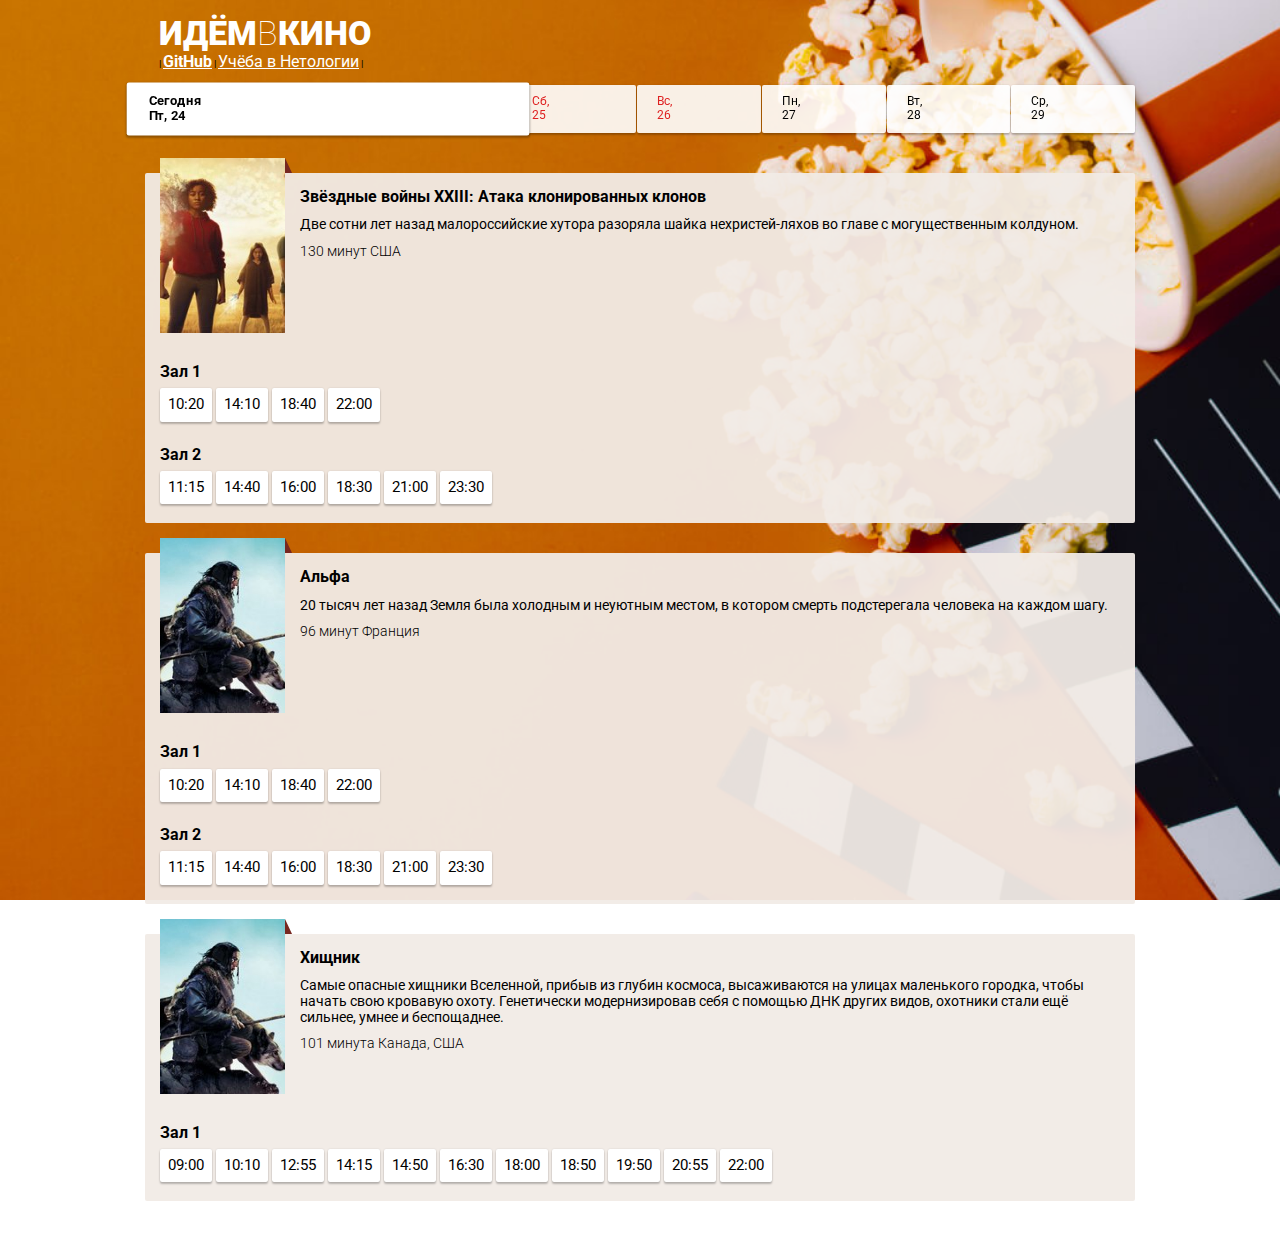
<file: client/index.html>
<!DOCTYPE html>
<html lang="ru">

<head>
  <meta charset="UTF-8">
  <meta name="viewport" content="width=device-width, initial-scale=1.0">
  <meta http-equiv="X-UA-Compatible" content="ie=edge">
  <title>ИдёмВКино</title>
  <link rel="stylesheet" href="css/normalize.css">
  <link rel="stylesheet" href="css/styles.css">
  <link href="https://fonts.googleapis.com/css?family=Roboto:100,300,400,500,700,900&amp;subset=cyrillic,cyrillic-ext,latin-ext" rel="stylesheet">
</head>

<body>
  <header class="page-header">
    <h1 class="page-header__title">Идём<span>в</span>кино</h1>
    | <a target="_blank" href="https://github.com/Diablolend/netology-learn"><b>GitHub</b></a> | 
    <a target="_blank" href="https://diablolend.github.io/netology-learn/">Учёба в Нетологии</a> |
  </header>
  
  <nav class="page-nav">
    <a class="page-nav__day page-nav__day_today page-nav__day_chosen" href="#">
      <span class="page-nav__day-week">Пн</span><span class="page-nav__day-number">31</span>
    </a>
    <a class="page-nav__day" href="#">
      <span class="page-nav__day-week">Вт</span><span class="page-nav__day-number">1</span>
    </a>
    <a class="page-nav__day" href="#">
      <span class="page-nav__day-week">Ср</span><span class="page-nav__day-number">2</span>
    </a>
    <a class="page-nav__day" href="#">
      <span class="page-nav__day-week">Чт</span><span class="page-nav__day-number">3</span>
    </a>
    <a class="page-nav__day" href="#">
      <span class="page-nav__day-week">Пт</span><span class="page-nav__day-number">4</span>
    </a>
    <a class="page-nav__day page-nav__day_weekend" href="#">
      <span class="page-nav__day-week">Сб</span><span class="page-nav__day-number">5</span>
    </a>
  </nav>
  
  <main>
    <section class="movie">
      <div class="movie__info">
        <div class="movie__poster">
          <img class="movie__poster-image" alt="Звёздные войны постер" src="i/poster1.jpg">
        </div>
        <div class="movie__description">
          <h2 class="movie__title">Звёздные войны XXIII: Атака клонированных клонов</h2>
          <p class="movie__synopsis">Две сотни лет назад малороссийские хутора разоряла шайка нехристей-ляхов во главе с могущественным колдуном.</p>
          <p class="movie__data">
            <span class="movie__data-duration">130 минут</span>
            <span class="movie__data-origin">США</span>
          </p>
        </div>
      </div>  
      
      <div class="movie-seances__hall">
        <h3 class="movie-seances__hall-title">Зал 1</h3>
        <ul class="movie-seances__list">
          <li class="movie-seances__time-block"><a class="movie-seances__time" href="hall.html">10:20</a></li>
          <li class="movie-seances__time-block"><a class="movie-seances__time" href="hall.html">14:10</a></li>
          <li class="movie-seances__time-block"><a class="movie-seances__time" href="hall.html">18:40</a></li>
          <li class="movie-seances__time-block"><a class="movie-seances__time" href="hall.html">22:00</a></li>
        </ul>
      </div>
      <div class="movie-seances__hall">
        <h3 class="movie-seances__hall-title">Зал 2</h3>
        <ul class="movie-seances__list">
          <li class="movie-seances__time-block"><a class="movie-seances__time" href="hall.html">11:15</a></li>
          <li class="movie-seances__time-block"><a class="movie-seances__time" href="hall.html">14:40</a></li>
          <li class="movie-seances__time-block"><a class="movie-seances__time" href="hall.html">16:00</a></li>
          <li class="movie-seances__time-block"><a class="movie-seances__time" href="hall.html">18:30</a></li>
          <li class="movie-seances__time-block"><a class="movie-seances__time" href="hall.html">21:00</a></li>
          <li class="movie-seances__time-block"><a class="movie-seances__time" href="hall.html">23:30</a></li>     
        </ul>
      </div>      
    </section>
    
    <section class="movie">
      <div class="movie__info">      
        <div class="movie__poster">
          <img class="movie__poster-image" alt="Альфа постер" src="i/poster2.jpg">
        </div>
        <div class="movie__description">        
          <h2 class="movie__title">Альфа</h2>
          <p class="movie__synopsis">20 тысяч лет назад Земля была холодным и неуютным местом, в котором смерть подстерегала человека на каждом шагу.</p>
          <p class="movie__data">
            <span class="movie__data-duration">96 минут</span>
            <span class="movie__data-origin">Франция</span>
          </p>
        </div>    
      </div>  
      <div class="movie-seances__hall">
        <h3 class="movie-seances__hall-title">Зал 1</h3>
        <ul class="movie-seances__list">
          <li class="movie-seances__time-block"><a class="movie-seances__time" href="hall.html">10:20</a></li>
          <li class="movie-seances__time-block"><a class="movie-seances__time" href="hall.html">14:10</a></li>
          <li class="movie-seances__time-block"><a class="movie-seances__time" href="hall.html">18:40</a></li>
          <li class="movie-seances__time-block"><a class="movie-seances__time" href="hall.html">22:00</a></li>
        </ul>
      </div>
      <div class="movie-seances__hall">
        <h3 class="movie-seances__hall-title">Зал 2</h3>
        <ul class="movie-seances__list">
          <li class="movie-seances__time-block"><a class="movie-seances__time" href="hall.html">11:15</a></li>
          <li class="movie-seances__time-block"><a class="movie-seances__time" href="hall.html">14:40</a></li>
          <li class="movie-seances__time-block"><a class="movie-seances__time" href="hall.html">16:00</a></li>
          <li class="movie-seances__time-block"><a class="movie-seances__time" href="hall.html">18:30</a></li>
          <li class="movie-seances__time-block"><a class="movie-seances__time" href="hall.html">21:00</a></li>
          <li class="movie-seances__time-block"><a class="movie-seances__time" href="hall.html">23:30</a></li>     
        </ul>
      </div>      
    </section>   
    
    <section class="movie">
      <div class="movie__info">      
        <div class="movie__poster">
          <img class="movie__poster-image" alt="Хищник постер" src="i/poster2.jpg">
        </div>
        <div class="movie__description">        
          <h2 class="movie__title">Хищник</h2>
          <p class="movie__synopsis">Самые опасные хищники Вселенной, прибыв из глубин космоса, высаживаются на улицах маленького городка, чтобы начать свою кровавую охоту. Генетически модернизировав себя с помощью ДНК других видов, охотники стали ещё сильнее, умнее и беспощаднее.</p>
          <p class="movie__data">
            <span class="movie__data-duration">101 минута</span>
            <span class="movie__data-origin">Канада, США</span>
          </p>
        </div>    
      </div>  
      <div class="movie-seances__hall">
        <h3 class="movie-seances__hall-title">Зал 1</h3>
        <ul class="movie-seances__list">
          <li class="movie-seances__time-block"><a class="movie-seances__time" href="hall.html">09:00</a></li>
          <li class="movie-seances__time-block"><a class="movie-seances__time" href="hall.html">10:10</a></li>
          <li class="movie-seances__time-block"><a class="movie-seances__time" href="hall.html">12:55</a></li>
          <li class="movie-seances__time-block"><a class="movie-seances__time" href="hall.html">14:15</a></li>
          <li class="movie-seances__time-block"><a class="movie-seances__time" href="hall.html">14:50</a></li>
          <li class="movie-seances__time-block"><a class="movie-seances__time" href="hall.html">16:30</a></li>
          <li class="movie-seances__time-block"><a class="movie-seances__time" href="hall.html">18:00</a></li>
          <li class="movie-seances__time-block"><a class="movie-seances__time" href="hall.html">18:50</a></li>
          <li class="movie-seances__time-block"><a class="movie-seances__time" href="hall.html">19:50</a></li>
          <li class="movie-seances__time-block"><a class="movie-seances__time" href="hall.html">20:55</a></li>
          <li class="movie-seances__time-block"><a class="movie-seances__time" href="hall.html">22:00</a></li>
        </ul>
      </div>     
    </section>     
  </main>
  <script src="js/createRequest.js"></script>
  <script src="js/index.js" defer></script>
</body>
</html>
</file>
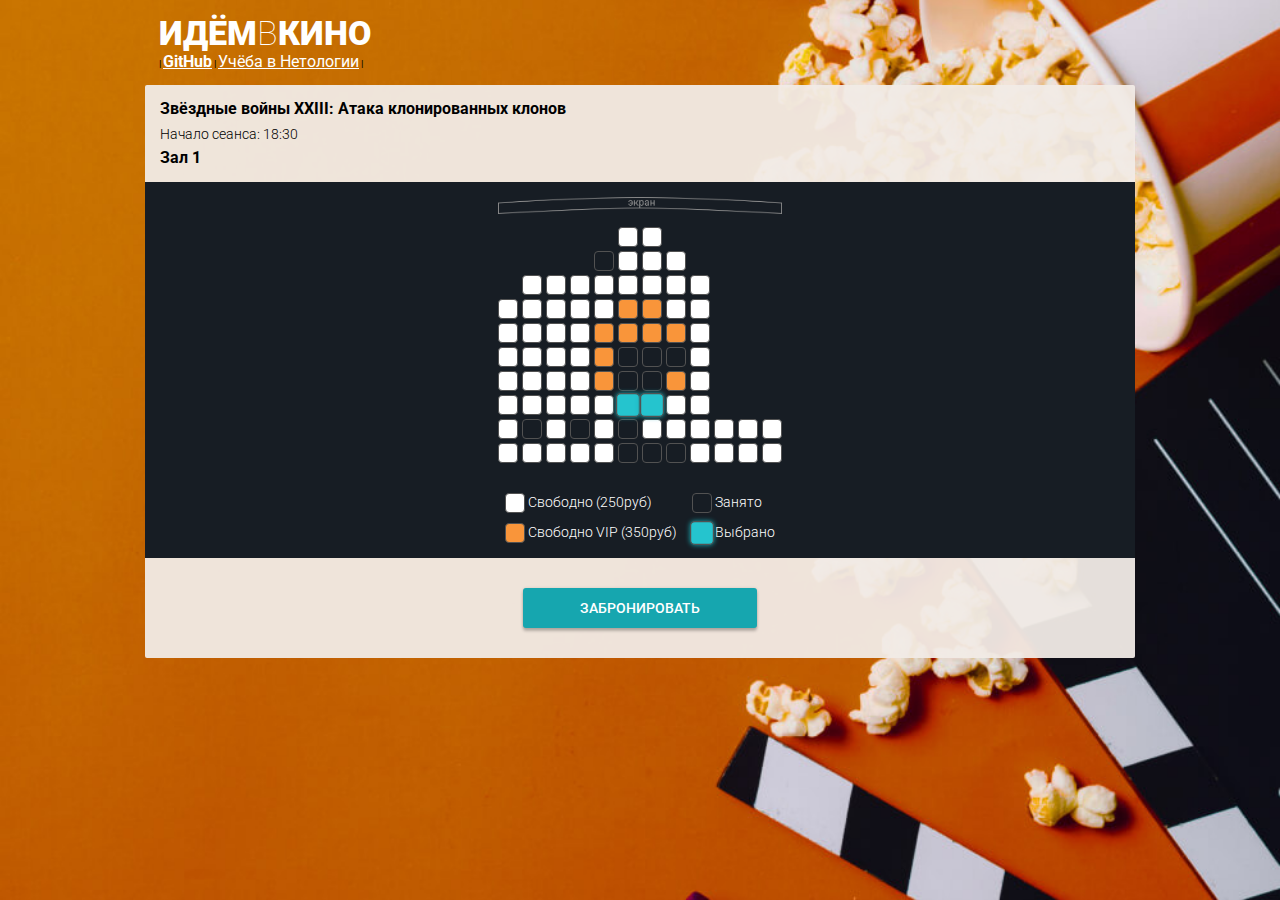
<file: client/hall.html>
<!DOCTYPE html>
<html lang="ru">

<head>
  <meta charset="UTF-8">
  <meta name="viewport" content="width=device-width, initial-scale=1.0">
  <meta http-equiv="X-UA-Compatible" content="ie=edge">
  <title>ИдёмВКино</title>
  <script src="js/hall.js" defer></script>
  <link rel="stylesheet" href="css/normalize.css">
  <link rel="stylesheet" href="css/styles.css">
  <link href="https://fonts.googleapis.com/css?family=Roboto:100,300,400,500,700,900&amp;subset=cyrillic,cyrillic-ext,latin-ext" rel="stylesheet">
</head>

<body>
  <header class="page-header">
    <h1 class="page-header__title">Идём<span>в</span>кино</h1>
    | <a target="_blank" href="https://github.com/Diablolend/netology-learn"><b>GitHub</b></a> | 
    <a target="_blank" href="https://diablolend.github.io/netology-learn/">Учёба в Нетологии</a> |
  </header>
  
  <main>
    <section class="buying">
      <div class="buying__info">
        <div class="buying__info-description">
          <h2 class="buying__info-title">Звёздные войны XXIII: Атака клонированных клонов</h2>
          <p class="buying__info-start">Начало сеанса: 18:30</p>
          <p class="buying__info-hall">Зал 1</p>          
        </div>
        <div class="buying__info-hint">
          <p>Тапните дважды,<br>чтобы увеличить</p>
        </div>
      </div>
      <div class="conf-step">
        <div class="conf-step__wrapper">
          <div class="conf-step__row">
            <span class="conf-step__chair conf-step__chair_disabled"></span><span class="conf-step__chair conf-step__chair_disabled"></span>
            <span class="conf-step__chair conf-step__chair_disabled"></span><span class="conf-step__chair conf-step__chair_disabled"></span>
              <span class="conf-step__chair conf-step__chair_disabled"></span><span class="conf-step__chair conf-step__chair_standart"></span>
              <span class="conf-step__chair conf-step__chair_standart"></span><span class="conf-step__chair conf-step__chair_disabled"></span>
              <span class="conf-step__chair conf-step__chair_disabled"></span><span class="conf-step__chair conf-step__chair_disabled"></span>
            <span class="conf-step__chair conf-step__chair_disabled"></span><span class="conf-step__chair conf-step__chair_disabled"></span>
            </div>  

            <div class="conf-step__row">
              <span class="conf-step__chair conf-step__chair_disabled"></span><span class="conf-step__chair conf-step__chair_disabled"></span>
              <span class="conf-step__chair conf-step__chair_disabled"></span><span class="conf-step__chair conf-step__chair_disabled"></span>
              <span class="conf-step__chair conf-step__chair_taken"></span><span class="conf-step__chair conf-step__chair_standart"></span>
              <span class="conf-step__chair conf-step__chair_standart"></span><span class="conf-step__chair conf-step__chair_standart"></span>
              <span class="conf-step__chair conf-step__chair_disabled"></span><span class="conf-step__chair conf-step__chair_disabled"></span>
              <span class="conf-step__chair conf-step__chair_disabled"></span><span class="conf-step__chair conf-step__chair_disabled"></span>
            </div>  

            <div class="conf-step__row">
              <span class="conf-step__chair conf-step__chair_disabled"></span><span class="conf-step__chair conf-step__chair_standart"></span>
              <span class="conf-step__chair conf-step__chair_standart"></span><span class="conf-step__chair conf-step__chair_standart"></span>
              <span class="conf-step__chair conf-step__chair_standart"></span><span class="conf-step__chair conf-step__chair_standart"></span>
              <span class="conf-step__chair conf-step__chair_standart"></span><span class="conf-step__chair conf-step__chair_standart"></span>
              <span class="conf-step__chair conf-step__chair_standart"></span><span class="conf-step__chair conf-step__chair_disabled"></span>
              <span class="conf-step__chair conf-step__chair_disabled"></span><span class="conf-step__chair conf-step__chair_disabled"></span>
            </div>  

            <div class="conf-step__row">
              <span class="conf-step__chair conf-step__chair_standart"></span><span class="conf-step__chair conf-step__chair_standart"></span>
              <span class="conf-step__chair conf-step__chair_standart"></span><span class="conf-step__chair conf-step__chair_standart"></span>
              <span class="conf-step__chair conf-step__chair_standart"></span><span class="conf-step__chair conf-step__chair_vip"></span>
              <span class="conf-step__chair conf-step__chair_vip"></span><span class="conf-step__chair conf-step__chair_standart"></span>
              <span class="conf-step__chair conf-step__chair_standart"></span><span class="conf-step__chair conf-step__chair_disabled"></span>
              <span class="conf-step__chair conf-step__chair_disabled"></span><span class="conf-step__chair conf-step__chair_disabled"></span>
            </div>  

            <div class="conf-step__row">
              <span class="conf-step__chair conf-step__chair_standart"></span><span class="conf-step__chair conf-step__chair_standart"></span>
              <span class="conf-step__chair conf-step__chair_standart"></span><span class="conf-step__chair conf-step__chair_standart"></span>
              <span class="conf-step__chair conf-step__chair_vip"></span><span class="conf-step__chair conf-step__chair_vip"></span>
              <span class="conf-step__chair conf-step__chair_vip"></span><span class="conf-step__chair conf-step__chair_vip"></span>
              <span class="conf-step__chair conf-step__chair_standart"></span><span class="conf-step__chair conf-step__chair_disabled"></span>
              <span class="conf-step__chair conf-step__chair_disabled"></span><span class="conf-step__chair conf-step__chair_disabled"></span>
            </div>  

            <div class="conf-step__row">
              <span class="conf-step__chair conf-step__chair_standart"></span><span class="conf-step__chair conf-step__chair_standart"></span>
              <span class="conf-step__chair conf-step__chair_standart"></span><span class="conf-step__chair conf-step__chair_standart"></span>
              <span class="conf-step__chair conf-step__chair_vip"></span><span class="conf-step__chair conf-step__chair_taken"></span>
              <span class="conf-step__chair conf-step__chair_taken"></span><span class="conf-step__chair conf-step__chair_taken"></span>
              <span class="conf-step__chair conf-step__chair_standart"></span><span class="conf-step__chair conf-step__chair_disabled"></span>
              <span class="conf-step__chair conf-step__chair_disabled"></span><span class="conf-step__chair conf-step__chair_disabled"></span>
            </div>  

            <div class="conf-step__row">
              <span class="conf-step__chair conf-step__chair_standart"></span><span class="conf-step__chair conf-step__chair_standart"></span>
              <span class="conf-step__chair conf-step__chair_standart"></span><span class="conf-step__chair conf-step__chair_standart"></span>
              <span class="conf-step__chair conf-step__chair_vip"></span><span class="conf-step__chair conf-step__chair_taken"></span>
              <span class="conf-step__chair conf-step__chair_taken"></span><span class="conf-step__chair conf-step__chair_vip"></span>
              <span class="conf-step__chair conf-step__chair_standart"></span><span class="conf-step__chair conf-step__chair_disabled"></span>
              <span class="conf-step__chair conf-step__chair_disabled"></span><span class="conf-step__chair conf-step__chair_disabled"></span>
            </div>  

            <div class="conf-step__row">
              <span class="conf-step__chair conf-step__chair_standart"></span><span class="conf-step__chair conf-step__chair_standart"></span>
              <span class="conf-step__chair conf-step__chair_standart"></span><span class="conf-step__chair conf-step__chair_standart"></span>
              <span class="conf-step__chair conf-step__chair_standart"></span><span class="conf-step__chair conf-step__chair_selected"></span>
              <span class="conf-step__chair conf-step__chair_selected"></span><span class="conf-step__chair conf-step__chair_standart"></span>
              <span class="conf-step__chair conf-step__chair_standart"></span><span class="conf-step__chair conf-step__chair_disabled"></span>
              <span class="conf-step__chair conf-step__chair_disabled"></span><span class="conf-step__chair conf-step__chair_disabled"></span>
            </div>  

            <div class="conf-step__row">
              <span class="conf-step__chair conf-step__chair_standart"></span><span class="conf-step__chair conf-step__chair_taken"></span>
              <span class="conf-step__chair conf-step__chair_standart"></span><span class="conf-step__chair conf-step__chair_taken"></span>
              <span class="conf-step__chair conf-step__chair_standart"></span><span class="conf-step__chair conf-step__chair_taken"></span>
              <span class="conf-step__chair conf-step__chair_standart"></span><span class="conf-step__chair conf-step__chair_standart"></span>
              <span class="conf-step__chair conf-step__chair_standart"></span><span class="conf-step__chair conf-step__chair_standart"></span>
              <span class="conf-step__chair conf-step__chair_standart"></span><span class="conf-step__chair conf-step__chair_standart"></span>
            </div>  

            <div class="conf-step__row">
              <span class="conf-step__chair conf-step__chair_standart"></span><span class="conf-step__chair conf-step__chair_standart"></span>
              <span class="conf-step__chair conf-step__chair_standart"></span><span class="conf-step__chair conf-step__chair_standart"></span>
              <span class="conf-step__chair conf-step__chair_standart"></span><span class="conf-step__chair conf-step__chair_taken"></span>
              <span class="conf-step__chair conf-step__chair_taken"></span><span class="conf-step__chair conf-step__chair_taken"></span>
              <span class="conf-step__chair conf-step__chair_standart"></span><span class="conf-step__chair conf-step__chair_standart"></span>
              <span class="conf-step__chair conf-step__chair_standart"></span><span class="conf-step__chair conf-step__chair_standart"></span>
            </div>
        </div>
        <div class="conf-step__legend">
          <div class="col">
            <p class="conf-step__legend-price"><span class="conf-step__chair conf-step__chair_standart"></span> Свободно (<span class="conf-step__legend-value price-standart">250</span>руб)</p>
            <p class="conf-step__legend-price"><span class="conf-step__chair conf-step__chair_vip"></span> Свободно VIP (<span class="conf-step__legend-value price-vip">350</span>руб)</p>            
          </div>
          <div class="col">
            <p class="conf-step__legend-price"><span class="conf-step__chair conf-step__chair_taken"></span> Занято</p>
            <p class="conf-step__legend-price"><span class="conf-step__chair conf-step__chair_selected"></span> Выбрано</p>                    
          </div>
        </div>
      </div>
      <button class="acceptin-button"  >Забронировать</button>
    </section>     
  </main>
  <script src="js/createRequest.js"></script>
  <script src="js/hall.js"></script>
</body>
</html>
</file>
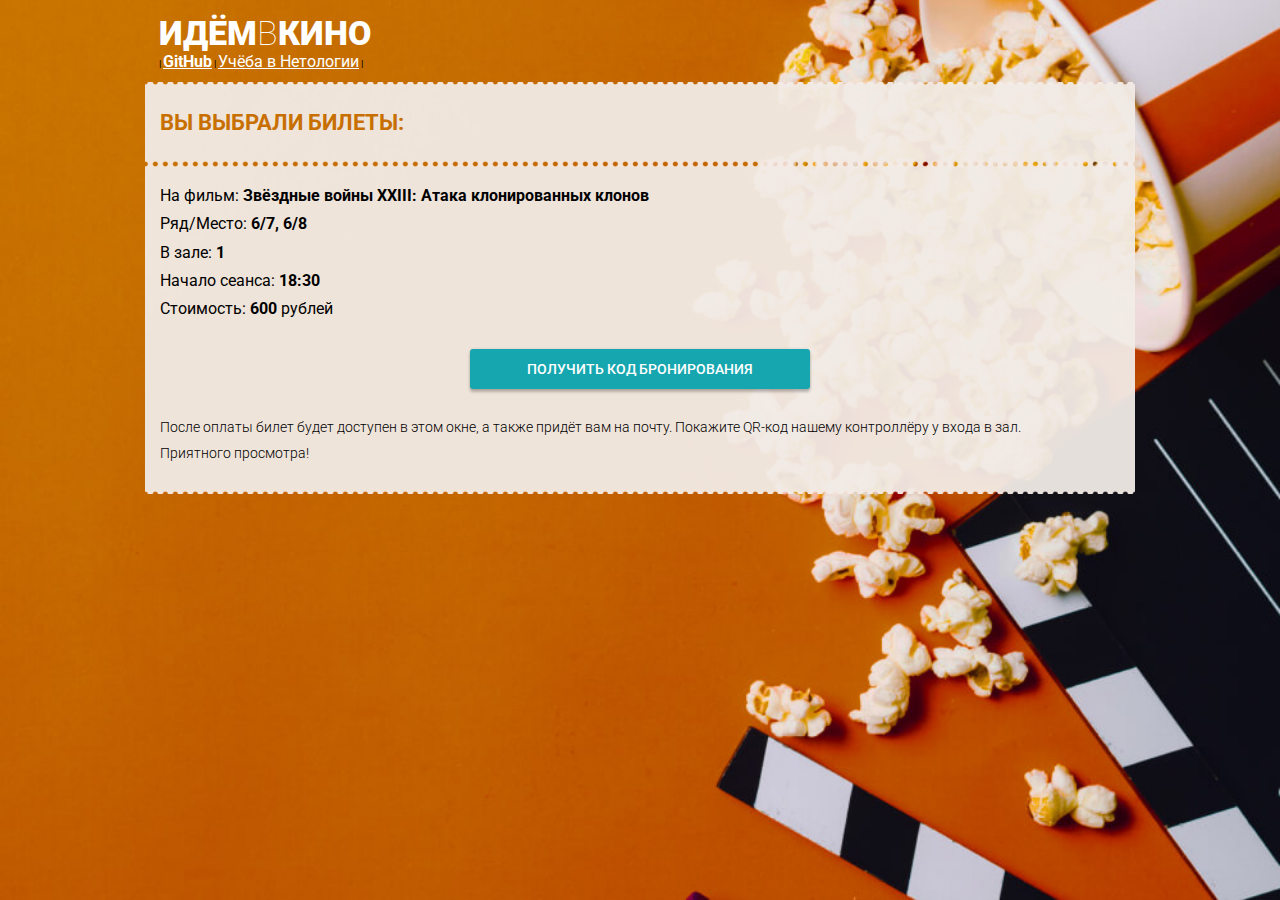
<file: client/payment.html>
<!DOCTYPE html>
<html lang="ru">

<head>
  <meta charset="UTF-8">
  <meta name="viewport" content="width=device-width, initial-scale=1.0">
  <meta http-equiv="X-UA-Compatible" content="ie=edge">
  <title>ИдёмВКино</title>
  <link rel="stylesheet" href="css/normalize.css">
  <link rel="stylesheet" href="css/styles.css">
  <link href="https://fonts.googleapis.com/css?family=Roboto:100,300,400,500,700,900&amp;subset=cyrillic,cyrillic-ext,latin-ext" rel="stylesheet">
</head>

<body>
  <header class="page-header">
    <h1 class="page-header__title">Идём<span>в</span>кино</h1>
    | <a target="_blank" href="https://github.com/Diablolend/netology-learn"><b>GitHub</b></a> | 
    <a target="_blank" href="https://diablolend.github.io/netology-learn/">Учёба в Нетологии</a> |
  </header>
  
  <main>
    <section class="ticket">
      
      <header class="tichet__check">
        <h2 class="ticket__check-title">Вы выбрали билеты:</h2>
      </header>
      
      <div class="ticket__info-wrapper">
        <p class="ticket__info">На фильм: <span class="ticket__details ticket__title">Звёздные войны XXIII: Атака клонированных клонов</span></p>
        <p class="ticket__info">Ряд/Место: <span class="ticket__details ticket__chairs">6/7, 6/8</span></p>
        <p class="ticket__info">В зале: <span class="ticket__details ticket__hall">1</span></p>
        <p class="ticket__info">Начало сеанса: <span class="ticket__details ticket__start">18:30</span></p>
        <p class="ticket__info">Стоимость: <span class="ticket__details ticket__cost">600</span> рублей</p>

        <button class="acceptin-button" onclick="location.href='ticket.html'" >Получить код бронирования</button>

        <p class="ticket__hint">После оплаты билет будет доступен в этом окне, а также придёт вам на почту. Покажите QR-код нашему контроллёру у входа в зал.</p>
        <p class="ticket__hint">Приятного просмотра!</p>
      </div>
    </section>     
  </main>
  <script src="js/createRequest.js"></script>
  <script src="js/payment.js"></script>
</body>
</html>
</file>
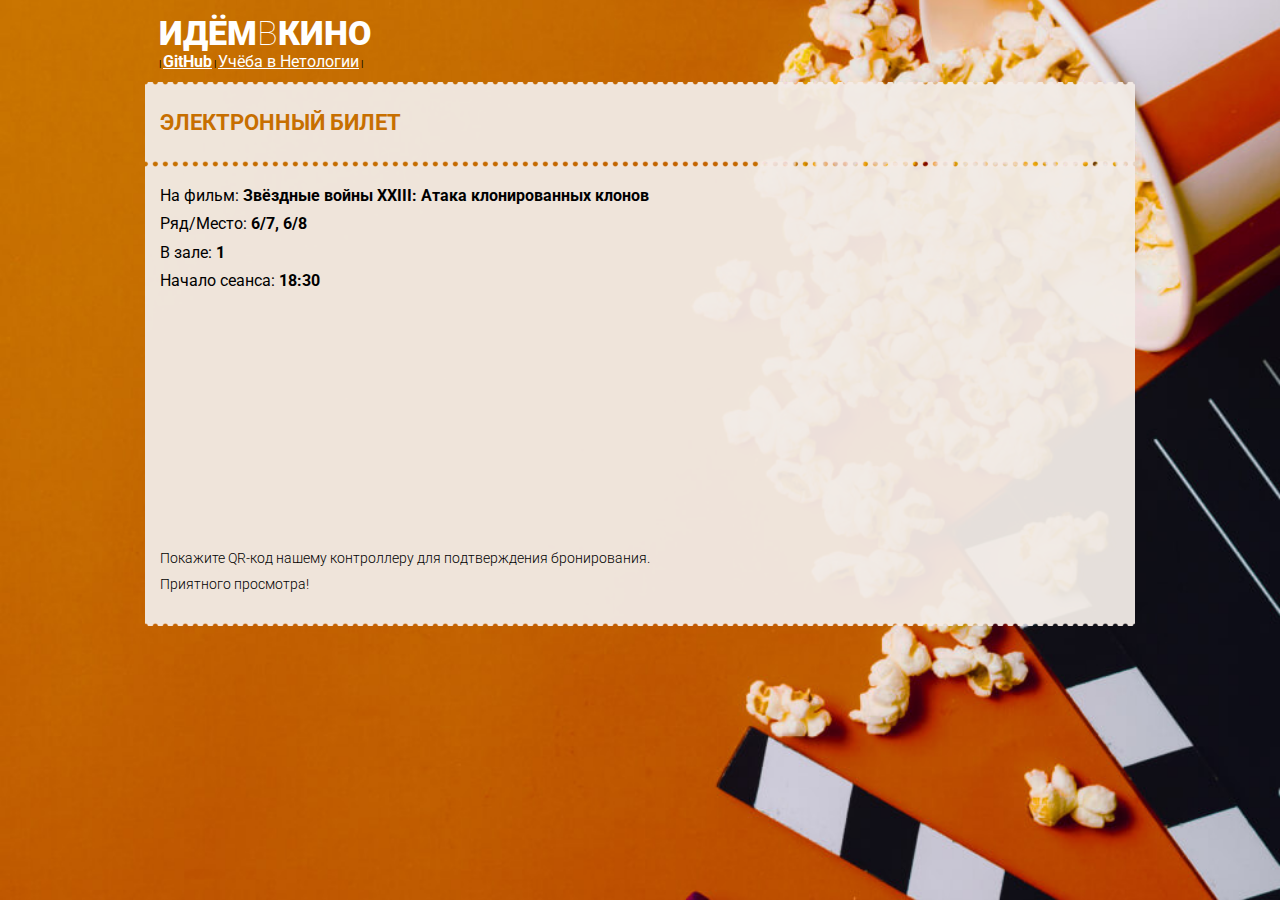
<file: client/ticket.html>
<!DOCTYPE html>
<html lang="ru">

<head>
  <meta charset="UTF-8">
  <meta name="viewport" content="width=device-width, initial-scale=1.0">
  <meta http-equiv="X-UA-Compatible" content="ie=edge">
  <title>ИдёмВКино</title>
  <link rel="stylesheet" href="css/normalize.css">
  <link rel="stylesheet" href="css/styles.css">
  <link href="https://fonts.googleapis.com/css?family=Roboto:100,300,400,500,700,900&amp;subset=cyrillic,cyrillic-ext,latin-ext" rel="stylesheet">
</head>

<body>
  <header class="page-header">
    <h1 class="page-header__title">Идём<span>в</span>кино</h1>
    | <a target="_blank" href="https://github.com/Diablolend/netology-learn"><b>GitHub</b></a> | 
    <a target="_blank" href="https://diablolend.github.io/netology-learn/">Учёба в Нетологии</a> |
  </header>
  
  <main>
    <section class="ticket">
      
      <header class="tichet__check">
        <h2 class="ticket__check-title">Электронный билет</h2>
      </header>
      
      <div class="ticket__info-wrapper">
        <p class="ticket__info">На фильм: <span class="ticket__details ticket__title">Звёздные войны XXIII: Атака клонированных клонов</span></p>
        <p class="ticket__info">Ряд/Место: <span class="ticket__details ticket__chairs">6/7, 6/8</span></p>
        <p class="ticket__info">В зале: <span class="ticket__details ticket__hall">1</span></p>
        <p class="ticket__info">Начало сеанса: <span class="ticket__details ticket__start">18:30</span></p>

        <div class="ticket__info-qr"></div>

        <p class="ticket__hint">Покажите QR-код нашему контроллеру для подтверждения бронирования.</p>
        <p class="ticket__hint">Приятного просмотра!</p>
      </div>
    </section>     
  </main>
  <script src="js/createRequest.js"></script>
  <script src="js/ticket.js"></script>
  <script src="js/QRCreator.js" defer></script>
</body>
</html>
</file>
<file: client/css/styles.css>
@charset "UTF-8";
* {
  margin: 0;
  padding: 0;
  box-sizing: border-box;
}

html {
  font-family: "Roboto", sans-serif;
  font-size: 62.5%;
}

body {
  background-image: url("../i/background.jpg");
  background-size: cover;
  background-attachment: fixed;
  background-position: right;
  margin-bottom: 40px;
}

.page-header {
  padding: 1.4rem;
}

.page-header__title {
  margin: 0;
  font-weight: 900;
  font-size: 3.4rem;
  color: #FFFFFF;
  text-transform: uppercase;
}
.page-header__title span {
  font-weight: 100;
}

/* ~~~~~~~~~~~~ Главная ~~~~~~~~~~~~ */
.page-nav {
  position: sticky;
  top: 2px;
  padding-bottom: 1rem;
  display: flex;
  flex-wrap: nowrap;
  align-items: stretch;
  color: #000000;
  z-index: 10;
}
.page-nav .page-nav__day {
  flex-basis: calc(100% / 8);
  font-size: 1.2rem;
  padding: 1rem;
  background: rgba(255, 255, 255, 0.9);
  box-shadow: 0px 2px 2px rgba(0, 0, 0, 0.24), 0px 0px 2px rgba(0, 0, 0, 0.12);
  border-radius: 2px;
  text-decoration: none;
  color: #000000;
}
.page-nav .page-nav__day + .page-nav__day {
  margin-left: 1px;
}
.page-nav .page-nav__day .page-nav__day-week::after {
  content: ',';
}
.page-nav .page-nav__day .page-nav__day-number::before {
  content: ' ';
}
.page-nav .page-nav__day .page-nav__day-week, .page-nav .page-nav__day .page-nav__day-number {
  display: block;
}
.page-nav .page-nav__day_chosen {
  flex-grow: 1;
  background-color: #FFFFFF;
  font-weight: 700;
  transform: scale(1.1);
}
.page-nav .page-nav__day_weekend {
  color: #DE2121;
}
.page-nav .page-nav__day_next {
  text-align: center;
}
.page-nav .page-nav__day_next::before {
  content: '>';
  font-family: monospace;
  font-weight: 700;
  font-size: 2.4rem;
}
.page-nav .page-nav__day_today .page-nav__day-week::before {
  content: 'Сегодня';
  display: block;
}
.page-nav .page-nav__day_today .page-nav__day-week, .page-nav .page-nav__day_today .page-nav__day-number {
  display: inline;
}

.movie {
  position: relative;
  padding: 1.5rem;
  margin-top: 3rem;
  background: rgba(241, 235, 230, 0.95);
  color: #000000;
}
.movie .movie__info {
  display: flex;
}
.movie .movie__poster {
  position: relative;
  width: 12.5rem;
  height: 17.5rem;
  /*    left: 1.5rem;
      top: -1.5rem;*/
}
.movie .movie__poster .movie__poster-image {
  position: relative;
  top: -3rem;
  width: 12.5rem;
  height: 17.5rem;
}
.movie .movie__poster::after {
  content: '';
  display: block;
  position: absolute;
  right: -0.7rem;
  top: -3rem;
  border: 1.5rem solid transparent;
  border-bottom: 0 solid transparent;
  border-right: 0 solid transparent;
  border-left: 0.7rem solid #772720;
}
.movie .movie__description {
  flex-grow: 1;
  padding-left: 1.5rem;
}
.movie .movie__title {
  font-weight: 700;
  font-size: 1.6rem;
}
.movie .movie__synopsis {
  font-size: 1.4rem;
  margin-top: 1rem;
}
.movie .movie__data {
  font-size: 1.4rem;
  font-weight: 300;
  margin-top: 1rem;
}
.movie .movie-seances__hall + .movie-seances__hall {
  margin-top: 2rem;
}
.movie .movie-seances__hall .movie-seances__hall-title {
  font-weight: 700;
  font-size: 1.6rem;
}
.movie .movie-seances__hall .movie-seances__list {
  margin-top: 0.7rem;
  font-size: 0;
}
.movie .movie-seances__hall .movie-seances__time-block {
  display: inline-block;
  margin-bottom: 4px;
}
.movie .movie-seances__hall .movie-seances__time-block:nth-last-of-type(n + 1) {
  margin-right: 4px;
}
.movie .movie-seances__hall .movie-seances__time {
  display: block;
  padding: 8px;
  box-shadow: 0px 2px 2px rgba(0, 0, 0, 0.24), 0px 0px 2px rgba(0, 0, 0, 0.12);
  border-radius: 2px;
  background-color: #FFFFFF;
  color: #000000;
  text-decoration: none;
  font-size: 1.5rem;
}

/* ~~~~~~~~~~~~ Кинозал ~~~~~~~~~~~~ */
.acceptin-button {
  display: block;
  margin: 3rem auto 0;
  box-shadow: 0px 3px 3px rgba(0, 0, 0, 0.24), 0px 0px 3px rgba(0, 0, 0, 0.12);
  border-radius: 3px;
  border: none;
  padding: 12px 57px;
  text-transform: uppercase;
  font-weight: 500;
  font-size: 1.4rem;
  background-color: #16A6AF;
  color: #FFFFFF;
}

.buying {
  background-color: rgba(241, 235, 230, 0.95);
  padding-bottom: 3rem;
}

.buying__info {
  display: flex;
  align-items: center;
  justify-content: space-between;
  padding: 1.5rem;
}
.buying__info .buying__info-description {
  padding-right: 1.5rem;
}
.buying__info .buying__info-title, .buying__info .buying__info-hall {
  font-size: 1.6rem;
  font-weight: 700;
}
.buying__info .buying__info-start {
  font-size: 1.4rem;
  font-weight: 300;
  margin: 0.7rem 0;
}
.buying__info .buying__info-hint {
  position: relative;
  font-weight: 300;
  font-size: 1.4rem;
  text-align: center;
}
.buying__info .buying__info-hint p {
  position: relative;
  width: 10rem;
}
.buying__info .buying__info-hint p::before {
  content: '';
  position: absolute;
  left: -1rem;
  top: calc(50% - 1.6rem);
  display: block;
  width: 2.4rem;
  height: 3.2rem;
  background-image: url(../i/hint.png);
  background-size: 2.4rem 3.2rem;
}

.conf-step {
  text-align: center;
  background-color: #171D24;
  padding: 1.5rem 3rem 1.5rem;
}

.conf-step__wrapper {
  font-size: 0;
  display: inline-block;
  background-image: url(../i/screen.png);
  background-position: top;
  background-repeat: no-repeat;
  background-size: 100%;
  padding-top: 3rem;
}
.conf-step__wrapper::before {
  content: '';
}

.conf-step__row + .conf-step__row {
  margin-top: 4px;
}

.conf-step__chair {
  display: inline-block;
  vertical-align: middle;
  width: 2rem;
  height: 2rem;
  border: 1px solid #525252;
  box-sizing: border-box;
  border-radius: 4px;
}
.conf-step__chair:not(:first-of-type) {
  margin-left: 4px;
}

.conf-step__chair_disabled {
  opacity: 0;
}

.conf-step__chair_standart {
  background-color: #FFFFFF;
}

.conf-step__chair_vip {
  background-color: #F9953A;
}

.conf-step__chair_taken {
  background-color: transparent;
}

.conf-step__chair_selected {
  background-color: #25C4CE;
  box-shadow: 0px 0px 4px #16A6AF;
  transform: scale(1.2);
}

.conf-step__legend {
  padding-top: 3rem;
  font-size: 1.4rem;
  font-weight: 300;
  color: #FFFFFF;
  display: flex;
  flex-wrap: nowrap;
  text-align: left;
  pointer-events: none;
  cursor: default;
  user-select: none;
}
.conf-step__legend .col {
  max-width: 25rem;
}
.conf-step__legend .col:first-of-type {
  padding-right: 1.5rem;
  margin-left: auto;
}
.conf-step__legend .col:last-of-type {
  margin-right: auto;
}
.conf-step__legend .conf-step__legend-price + .conf-step__legend-price {
  margin-top: 1rem;
}

/* ~~~~~~~~~~~~ Билет ~~~~~~~~~~~~ */
.tichet__check, .ticket__info-wrapper {
  padding-left: 1.5rem;
  padding-right: 1.5rem;
  background-color: rgba(241, 235, 230, 0.95);
}

.tichet__check {
  position: relative;
  padding-top: 2.5rem;
  padding-bottom: 2.5rem;
}
.tichet__check::before {
  content: '';
  display: block;
  position: absolute;
  top: -3px;
  left: 0;
  right: 0;
  height: 3px;
  background-image: url(../i/border-top.png);
  background-size: 10px 3px;
}
.tichet__check::after {
  content: '';
  display: block;
  position: absolute;
  bottom: -3px;
  left: 0;
  right: 0;
  height: 3px;
  background-image: url(../i/border-bottom.png);
  background-size: 10px 3px;
}

.ticket__info-wrapper {
  position: relative;
  margin-top: 6px;
  padding-top: 2rem;
  padding-bottom: 3rem;
}
.ticket__info-wrapper::before {
  content: '';
  display: block;
  position: absolute;
  top: -3px;
  left: 0;
  right: 0;
  height: 3px;
  background-image: url(../i/border-top.png);
  background-size: 10px 3px;
}
.ticket__info-wrapper::after {
  content: '';
  display: block;
  position: absolute;
  bottom: -3px;
  left: 0;
  right: 0;
  height: 3px;
  background-image: url(../i/border-bottom.png);
  background-size: 10px 3px;
}

.ticket__check-title {
  font-weight: 700;
  font-size: 2.2rem;
  text-transform: uppercase;
  color: #C76F00;
}

.ticket__info {
  font-size: 1.6rem;
  color: #000000;
}
.ticket__info + .ticket__info {
  margin-top: 1rem;
}

.ticket__details {
  font-weight: 700;
}

.ticket__hint {
  font-weight: 300;
  font-size: 1.4rem;
  margin-top: 3rem;
}
.ticket__hint + .ticket__hint {
  margin-top: 1rem;
}

.ticket__info-qr {
  display: block;
  margin: 3rem auto 0;
  width: 20rem;
  height: 20rem;
}

@media screen and (min-width: 479px) {
  .page-nav .page-nav__day {
    padding: 1rem 2rem;
  }
}
@media screen and (min-width: 990px) {
  .page-header, nav, main {
    width: 990px;
    margin: auto;
  }

  .movie, .buying {
    border-radius: 2px;
  }

  .buying__info-hint {
    display: none;
  }
}

/*================================================================*/

.movie .movie-seances__hall .acceptin-button-disabled {
 background-color: #888888;
 pointer-events: none
}

.acceptin-button:disabled {
  background-color: #888888;
  pointer-events: none
 }

a {
  font-size: medium;
  color: white;
}
</file>
